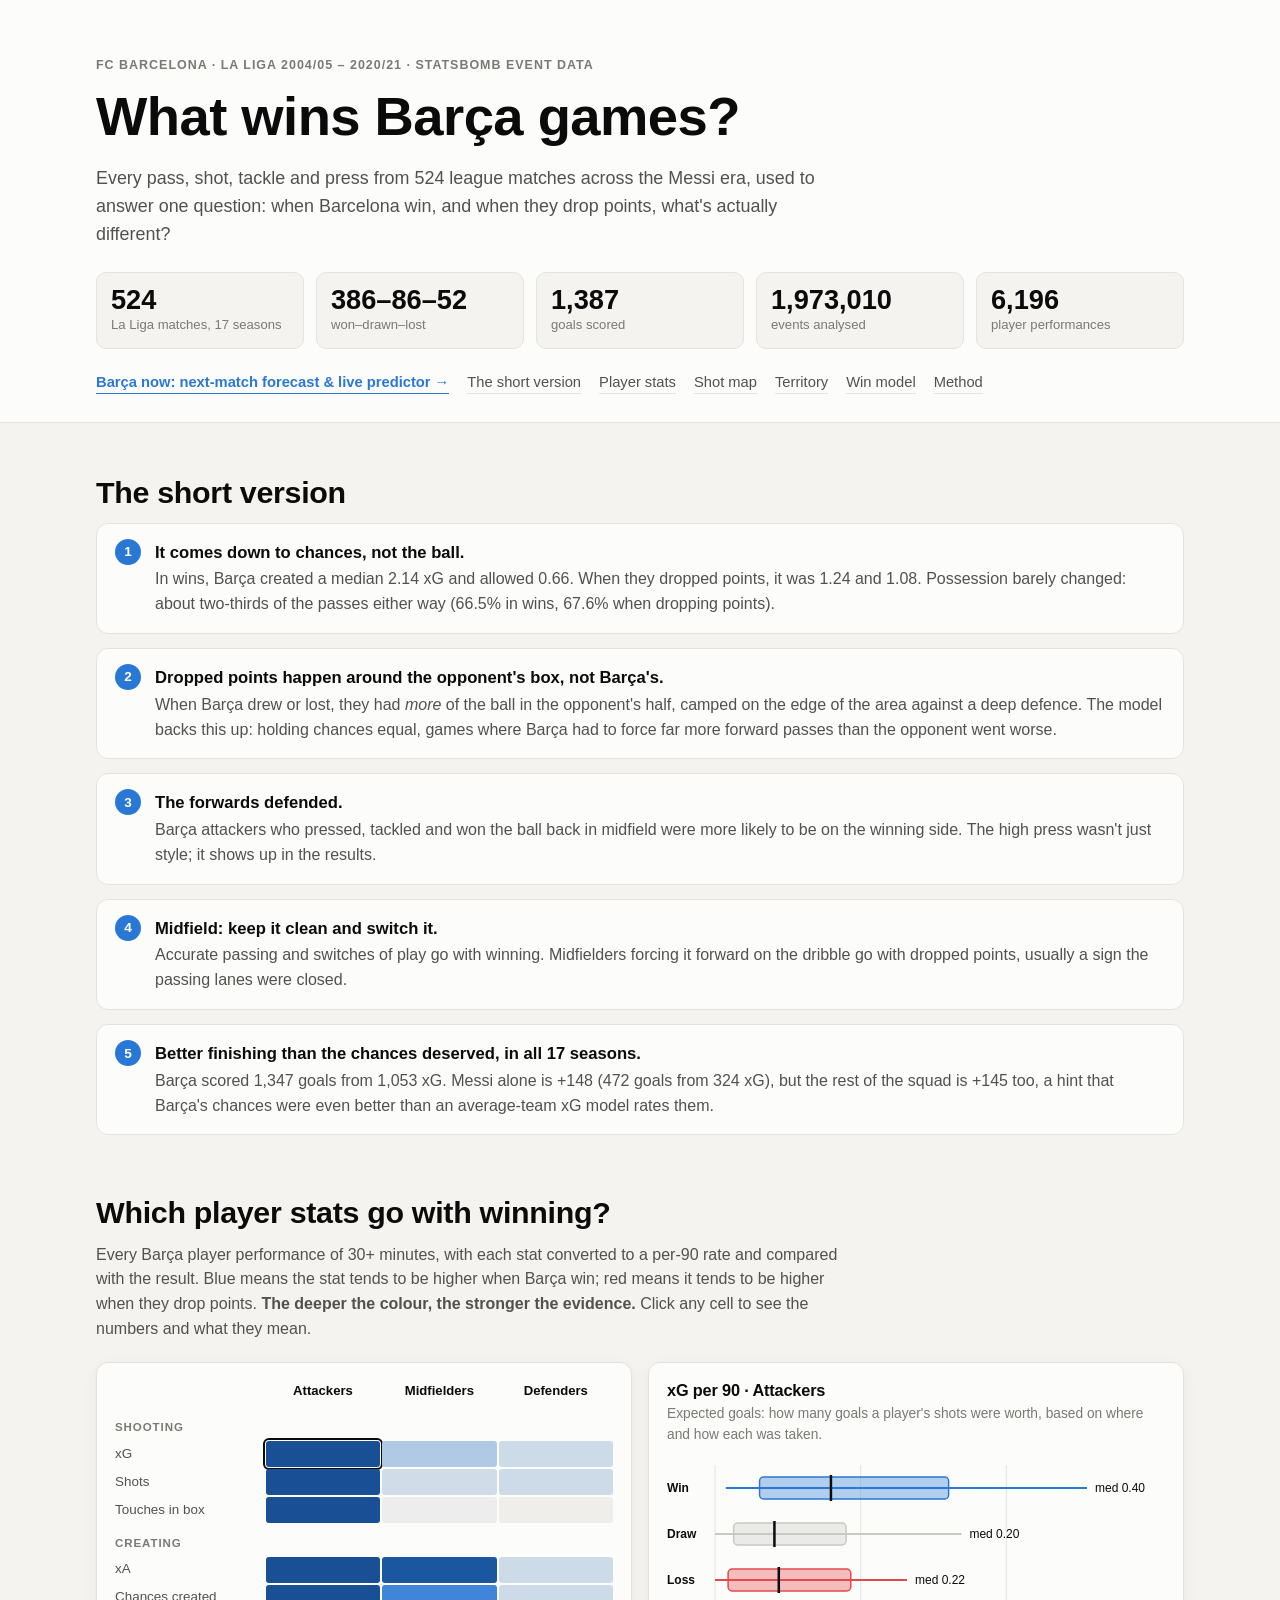
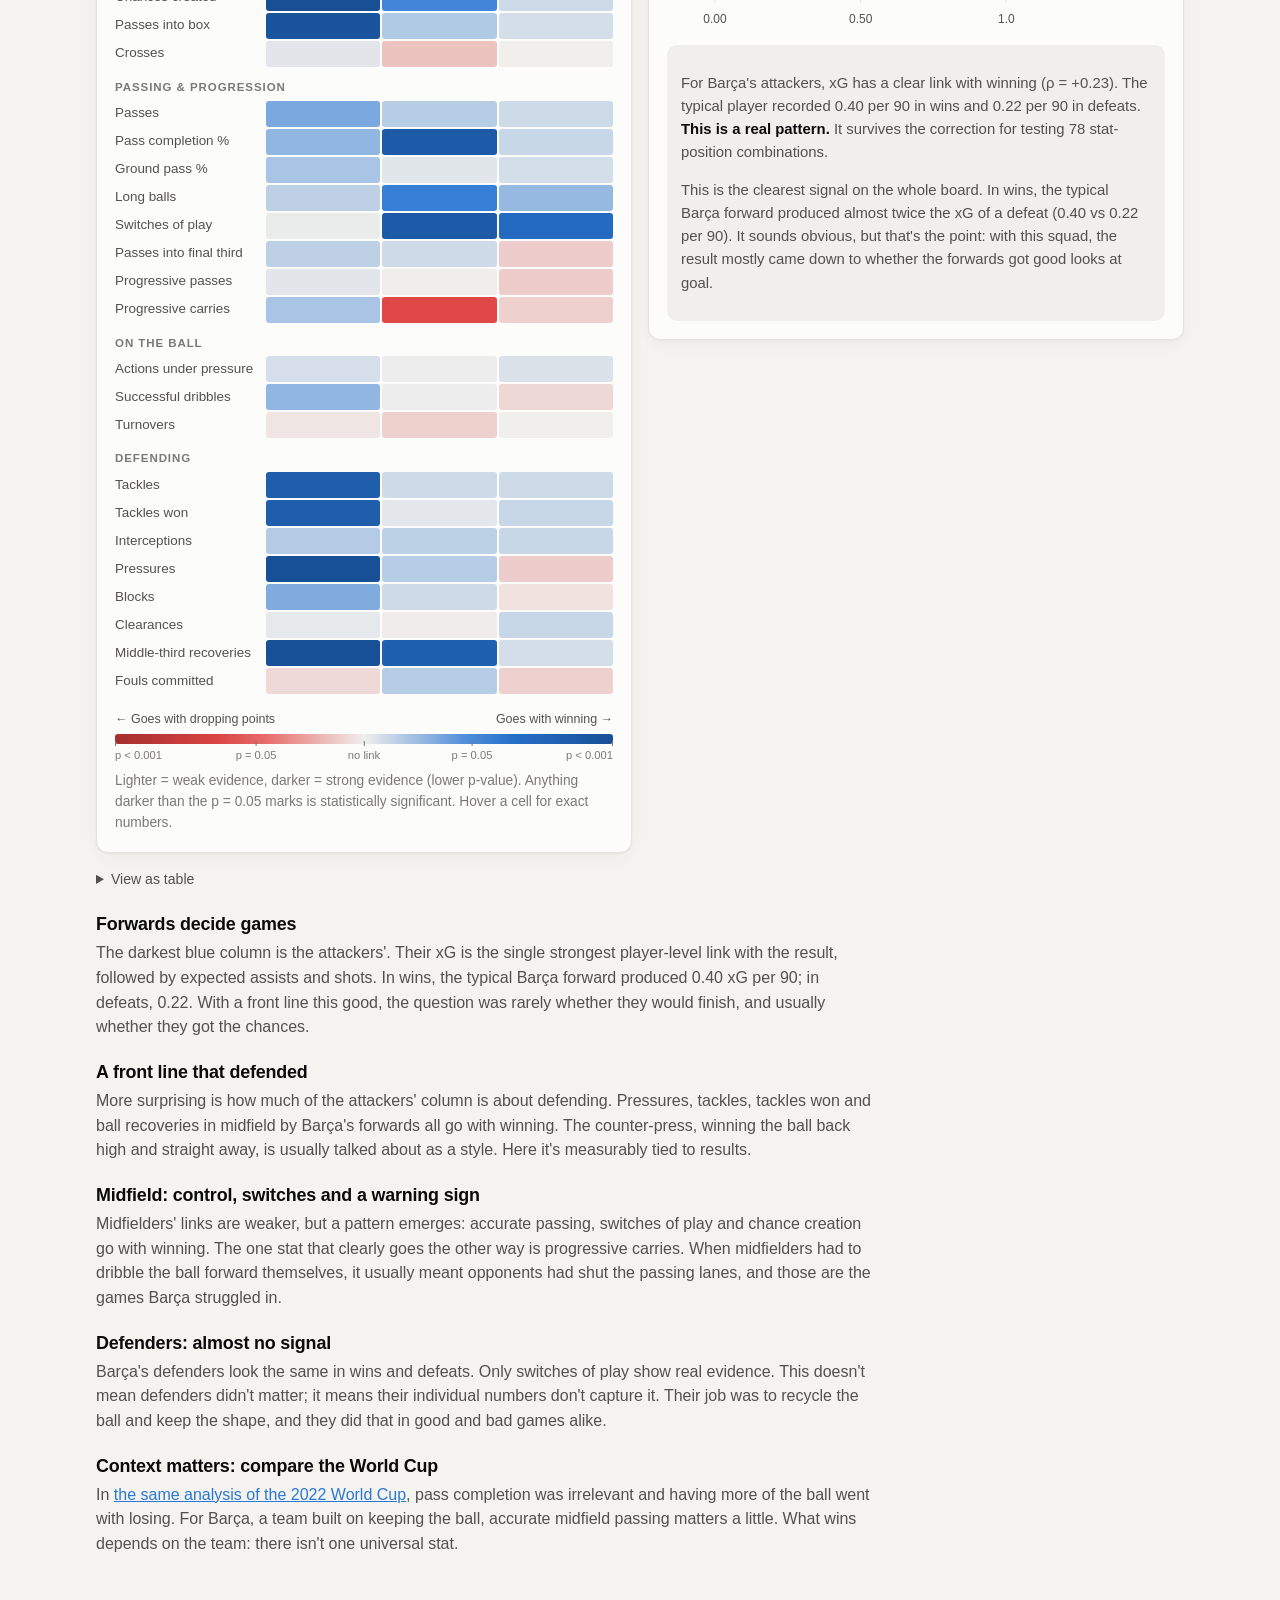
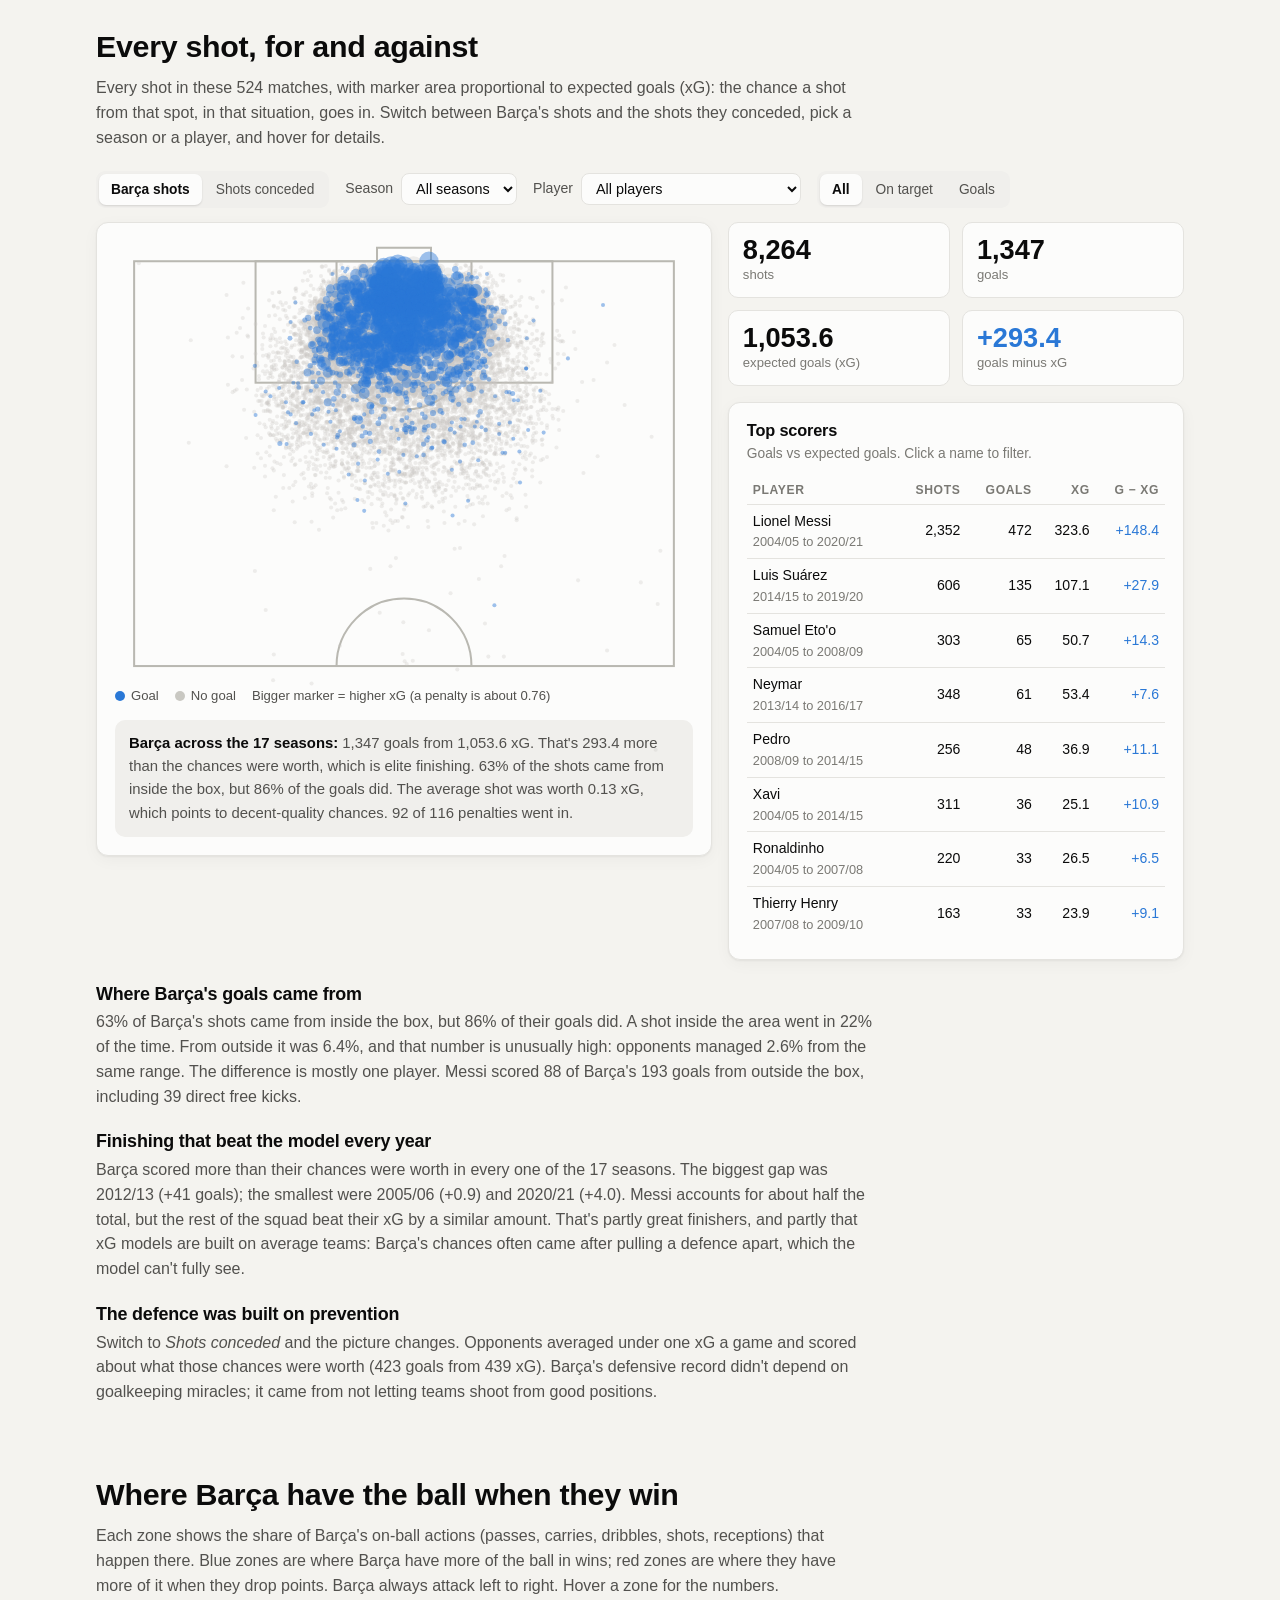
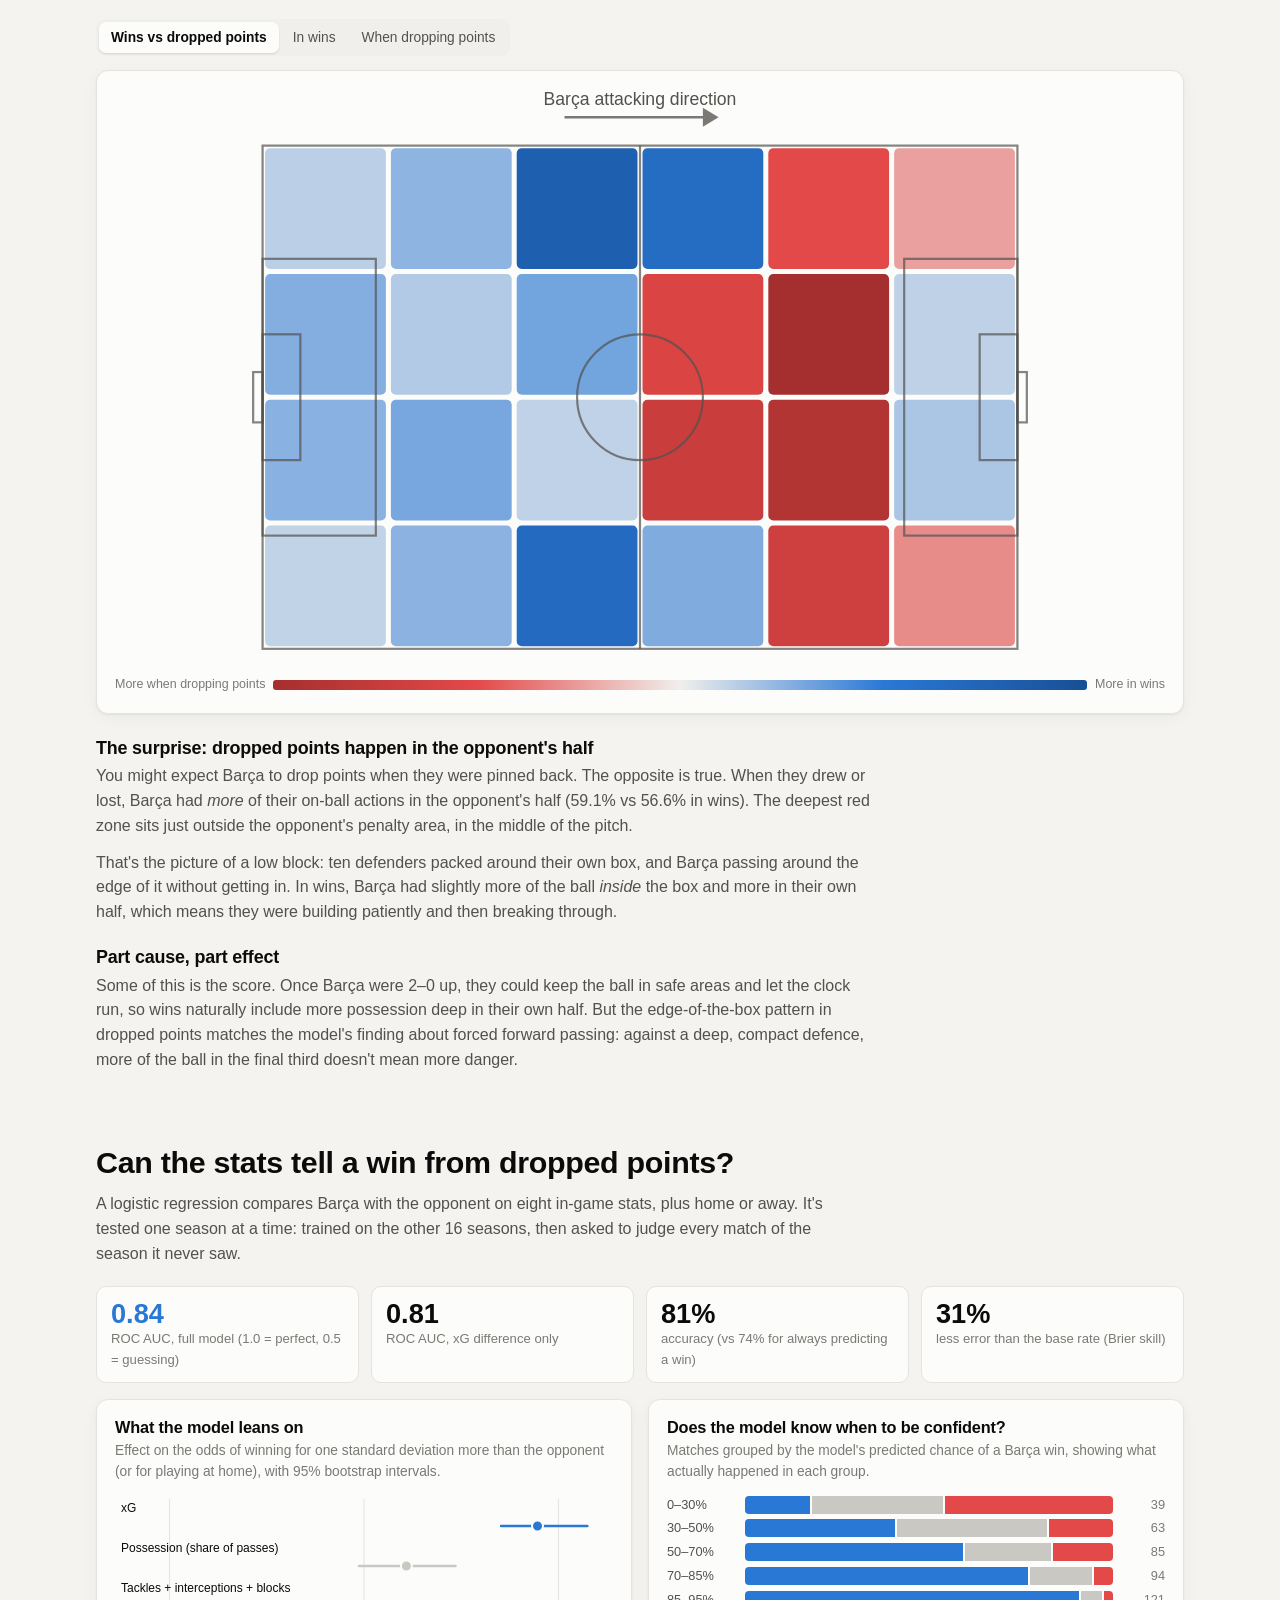
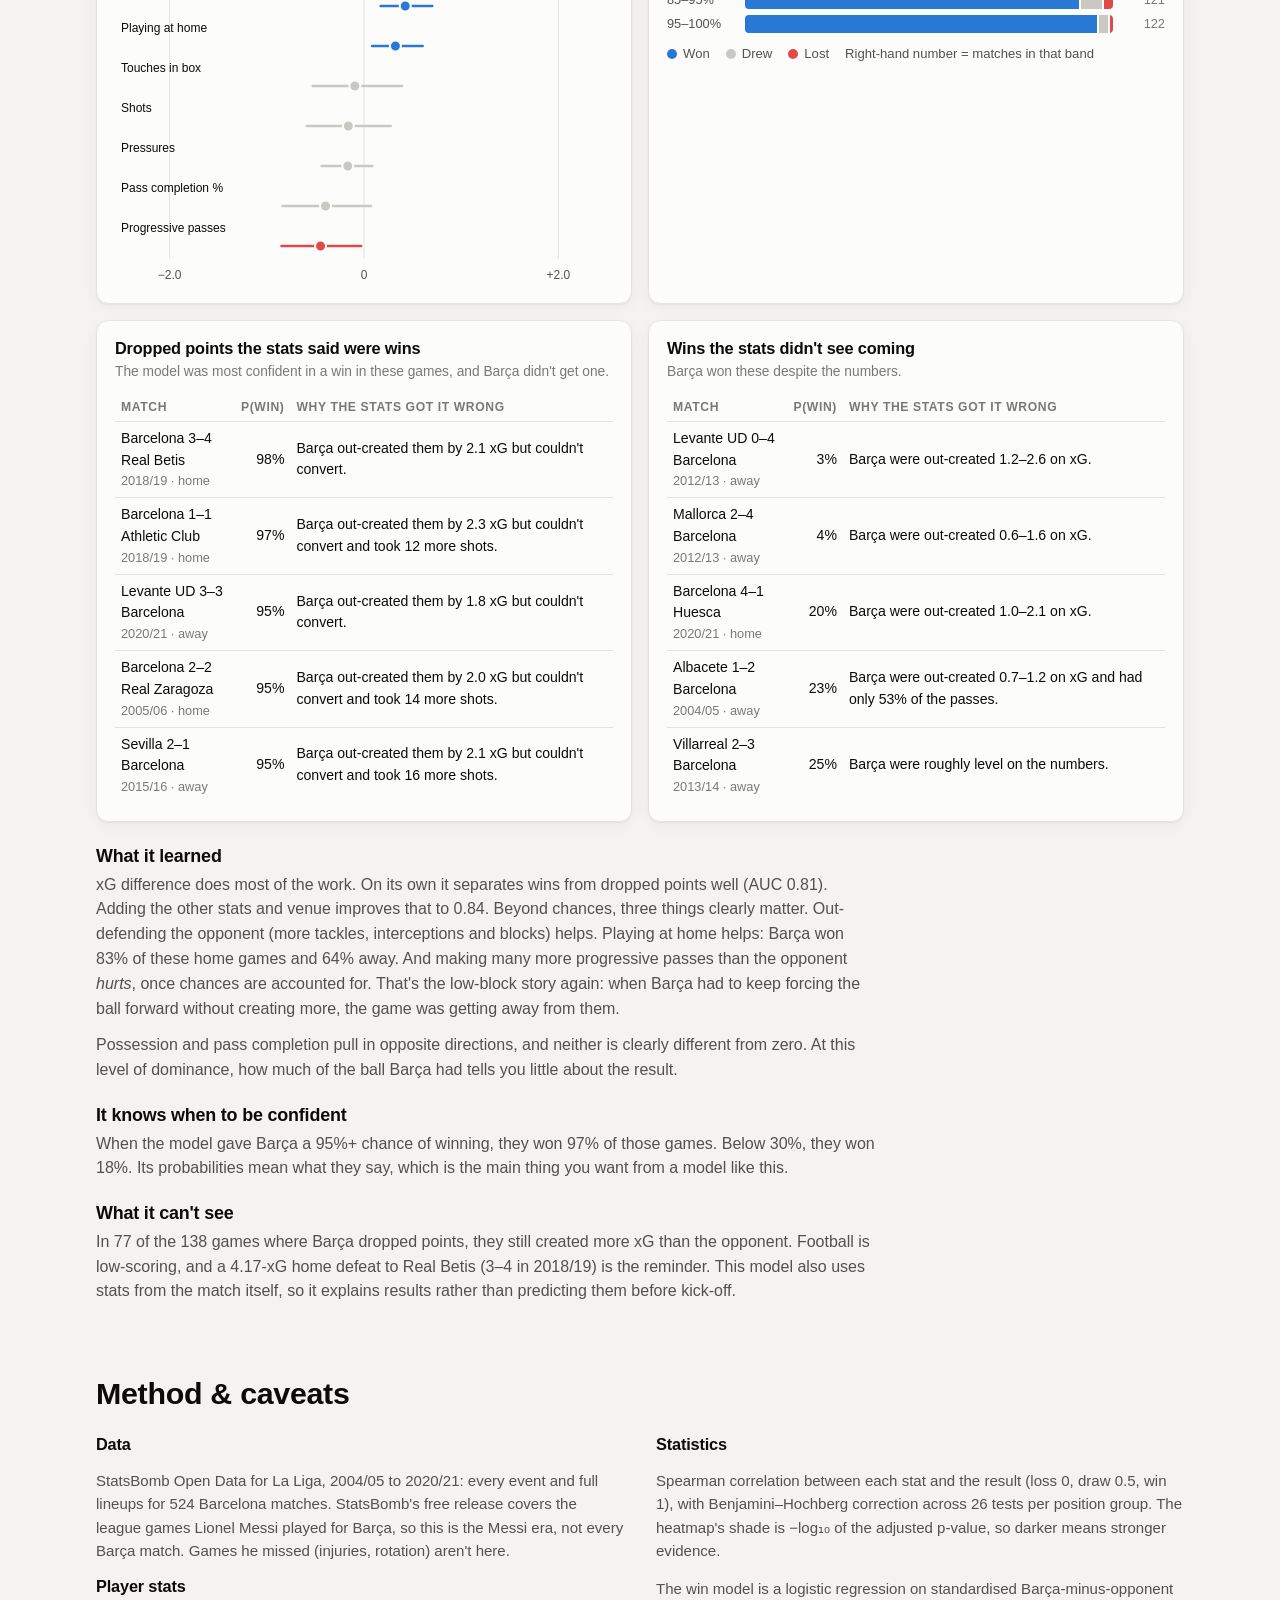
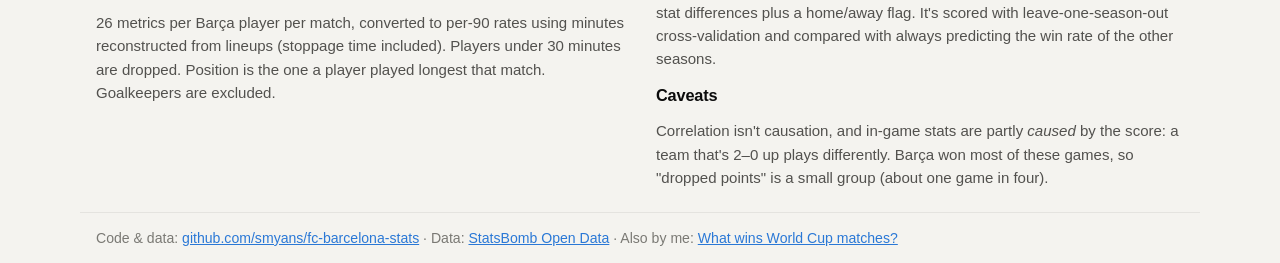
<file: docs/index.html>
<!doctype html>
<html lang="en">
<head>
  <meta charset="utf-8">
  <meta name="viewport" content="width=device-width, initial-scale=1">
  <title>What Wins Barça Games?</title>
  <meta name="description" content="An interactive analysis of 524 FC Barcelona La Liga matches (2004/05 to 2020/21) using StatsBomb event data: which player stats go with winning, every shot, where Barça have the ball, and a win model.">
  <link rel="icon" href="data:image/svg+xml,<svg xmlns='http://www.w3.org/2000/svg' viewBox='0 0 100 100'><rect x='10' y='10' width='80' height='80' rx='20' fill='%232a78d6'/><rect x='50' y='10' width='40' height='80' rx='0' fill='%23e34948'/></svg>">
  <link rel="stylesheet" href="style.css?v=5">
</head>
<body>
  <header class="hero">
    <div class="wrap">
      <p class="eyebrow">FC Barcelona · La Liga 2004/05 – 2020/21 · StatsBomb event data</p>
      <h1>What wins Barça games?</h1>
      <p class="lede">Every pass, shot, tackle and press from 524 league matches across the Messi era, used to answer one question:
        when Barcelona win, and when they drop points, what's actually different?</p>
      <div class="tiles" id="summary-tiles"></div>
      <nav class="toc" aria-label="Sections">
        <a class="now-link" href="now.html">Barça now: next-match forecast &amp; live predictor →</a>
        <a href="#short">The short version</a>
        <a href="#players">Player stats</a>
        <a href="#shots">Shot map</a>
        <a href="#territory">Territory</a>
        <a href="#model">Win model</a>
        <a href="#method">Method</a>
      </nav>
    </div>
  </header>

  <main class="wrap">
    <section id="short">
      <h2>The short version</h2>
      <ol class="short-list" id="short-list">
        <li><strong>It comes down to chances, not the ball.</strong> In wins, Barça created a median 2.14 xG and allowed 0.66. When they dropped
          points, it was 1.24 and 1.08. Possession barely changed: about two-thirds of the passes either way (66.5% in wins, 67.6% when dropping points).</li>
        <li><strong>Dropped points happen around the opponent's box, not Barça's.</strong> When Barça drew or lost, they had <em>more</em> of the ball
          in the opponent's half, camped on the edge of the area against a deep defence. The model backs this up: holding chances equal,
          games where Barça had to force far more forward passes than the opponent went worse.</li>
        <li><strong>The forwards defended.</strong> Barça attackers who pressed, tackled and won the ball back in midfield were more likely to be on the
          winning side. The high press wasn't just style; it shows up in the results.</li>
        <li><strong>Midfield: keep it clean and switch it.</strong> Accurate passing and switches of play go with winning. Midfielders forcing it
          forward on the dribble go with dropped points, usually a sign the passing lanes were closed.</li>
        <li><strong>Better finishing than the chances deserved, in all 17 seasons.</strong> Barça scored 1,347 goals from 1,053 xG. Messi alone is
          +148 (472 goals from 324 xG), but the rest of the squad is +145 too, a hint that Barça's chances were even better than an average-team xG model rates them.</li>
      </ol>
    </section>

    <section id="players">
      <h2>Which player stats go with winning?</h2>
      <p class="section-lede">Every Barça player performance of 30+ minutes, with each stat converted to a per-90 rate and compared with the result.
        Blue means the stat tends to be higher when Barça win; red means it tends to be higher when they drop points.
        <strong>The deeper the colour, the stronger the evidence.</strong> Click any cell to see the numbers and what they mean.</p>
      <div class="split">
        <div class="card">
          <div id="heatmap" class="heatmap" role="grid" aria-label="Link between each stat and winning, by position group"></div>
          <div id="heatmap-legend"></div>
        </div>
        <div class="card sticky" id="dist-card">
          <h3 id="dist-title"></h3>
          <p class="meta" id="dist-meta"></p>
          <svg id="dist-chart" role="img"></svg>
          <div class="insight" id="dist-insight"></div>
        </div>
      </div>
      <details class="table-view">
        <summary>View as table</summary>
        <div id="corr-table"></div>
      </details>
      <div class="analysis">
        <h3>Forwards decide games</h3>
        <p>The darkest blue column is the attackers'. Their xG is the single strongest player-level link with the result, followed by expected assists and
          shots. In wins, the typical Barça forward produced 0.40 xG per 90; in defeats, 0.22. With a front line this good, the question was rarely whether
          they would finish, and usually whether they got the chances.</p>
        <h3>A front line that defended</h3>
        <p>More surprising is how much of the attackers' column is about defending. Pressures, tackles, tackles won and ball recoveries in midfield by Barça's
          forwards all go with winning. The counter-press, winning the ball back high and straight away, is usually talked about as a style. Here it's
          measurably tied to results.</p>
        <h3>Midfield: control, switches and a warning sign</h3>
        <p>Midfielders' links are weaker, but a pattern emerges: accurate passing, switches of play and chance creation go with winning. The one
          stat that clearly goes the other way is progressive carries. When midfielders had to dribble the ball forward themselves, it usually meant
          opponents had shut the passing lanes, and those are the games Barça struggled in.</p>
        <h3>Defenders: almost no signal</h3>
        <p>Barça's defenders look the same in wins and defeats. Only switches of play show real evidence. This doesn't mean defenders didn't matter;
          it means their individual numbers don't capture it. Their job was to recycle the ball and keep the shape, and they did that in good and bad games alike.</p>
        <h3>Context matters: compare the World Cup</h3>
        <p>In <a href="https://smyans.github.io/world-cup-2022-player-stats/">the same analysis of the 2022 World Cup</a>, pass completion was irrelevant and
          having more of the ball went with losing. For Barça, a team built on keeping the ball, accurate midfield passing matters a little. What wins depends on
          the team: there isn't one universal stat.</p>
      </div>
    </section>

    <section id="shots">
      <h2>Every shot, for and against</h2>
      <p class="section-lede">Every shot in these 524 matches, with marker area proportional to expected goals (xG): the chance a shot from
        that spot, in that situation, goes in. Switch between Barça's shots and the shots they conceded, pick a season or a player,
        and hover for details.</p>
      <div class="controls">
        <div class="segmented" role="radiogroup" aria-label="Which shots" id="side-filter">
          <button role="radio" aria-checked="true" data-value="for">Barça shots</button>
          <button role="radio" aria-checked="false" data-value="against">Shots conceded</button>
        </div>
        <label>Season <select id="season-filter"></select></label>
        <label id="player-label">Player <select id="player-filter"></select></label>
        <div class="segmented" role="radiogroup" aria-label="Shot outcome" id="outcome-filter">
          <button role="radio" aria-checked="true" data-value="all">All</button>
          <button role="radio" aria-checked="false" data-value="target">On target</button>
          <button role="radio" aria-checked="false" data-value="goal">Goals</button>
        </div>
      </div>
      <div class="split shots-split">
        <div class="card pitch-card">
          <svg id="shot-map" role="img" aria-label="Shot map"></svg>
          <div class="legend" id="shot-legend"></div>
          <div class="insight" id="shot-insight"></div>
        </div>
        <div class="side">
          <div class="tiles compact" id="shot-tiles"></div>
          <div class="card">
            <h3 id="leaderboard-title">Top scorers</h3>
            <p class="meta">Goals vs expected goals. Click a name to filter.</p>
            <table class="leaderboard" id="leaderboard"></table>
          </div>
        </div>
      </div>
      <div class="analysis">
        <h3>Where Barça's goals came from</h3>
        <p>63% of Barça's shots came from inside the box, but 86% of their goals did. A shot inside the area went in 22% of the time. From outside it was
          6.4%, and that number is unusually high: opponents managed 2.6% from the same range. The difference is mostly one player. Messi scored 88 of Barça's
          193 goals from outside the box, including 39 direct free kicks.</p>
        <h3>Finishing that beat the model every year</h3>
        <p>Barça scored more than their chances were worth in every one of the 17 seasons. The biggest gap was 2012/13 (+41 goals); the smallest were 2005/06
          (+0.9) and 2020/21 (+4.0). Messi accounts for about half the total, but the rest of the squad beat their xG by a similar amount. That's partly
          great finishers, and partly that xG models are built on average teams: Barça's chances often came after pulling a defence apart, which the model can't fully see.</p>
        <h3>The defence was built on prevention</h3>
        <p>Switch to <em>Shots conceded</em> and the picture changes. Opponents averaged under one xG a game and scored about what those chances were worth
          (423 goals from 439 xG). Barça's defensive record didn't depend on goalkeeping miracles; it came from not letting teams shoot from good positions.</p>
      </div>
    </section>

    <section id="territory">
      <h2>Where Barça have the ball when they win</h2>
      <p class="section-lede">Each zone shows the share of Barça's on-ball actions (passes, carries, dribbles, shots, receptions) that happen there.
        Blue zones are where Barça have more of the ball in wins; red zones are where they have more of it when they drop points.
        Barça always attack left to right. Hover a zone for the numbers.</p>
      <div class="controls">
        <div class="segmented" role="radiogroup" aria-label="Territory view" id="territory-view">
          <button role="radio" aria-checked="true" data-value="diff">Wins vs dropped points</button>
          <button role="radio" aria-checked="false" data-value="win">In wins</button>
          <button role="radio" aria-checked="false" data-value="dropped">When dropping points</button>
        </div>
      </div>
      <div class="card">
        <svg id="territory-map" role="img" aria-label="Pitch zones showing where Barça have the ball in wins and in dropped points"></svg>
        <div class="scale-legend" id="territory-legend"></div>
      </div>
      <div class="analysis">
        <h3>The surprise: dropped points happen in the opponent's half</h3>
        <p>You might expect Barça to drop points when they were pinned back. The opposite is true. When they drew or lost, Barça had <em>more</em> of their
          on-ball actions in the opponent's half (59.1% vs 56.6% in wins). The deepest red zone sits just outside the opponent's penalty area, in the middle of the pitch.</p>
        <p>That's the picture of a low block: ten defenders packed around their own box, and Barça passing around the edge of it without getting in.
          In wins, Barça had slightly more of the ball <em>inside</em> the box and more in their own half, which means they were building patiently and then breaking through.</p>
        <h3>Part cause, part effect</h3>
        <p>Some of this is the score. Once Barça were 2–0 up, they could keep the ball in safe areas and let the clock run, so wins naturally include more
          possession deep in their own half. But the edge-of-the-box pattern in dropped points matches the model's finding about forced forward passing:
          against a deep, compact defence, more of the ball in the final third doesn't mean more danger.</p>
      </div>
    </section>

    <section id="model">
      <h2>Can the stats tell a win from dropped points?</h2>
      <p class="section-lede">A logistic regression compares Barça with the opponent on eight in-game stats, plus home or away. It's tested one season
        at a time: trained on the other 16 seasons, then asked to judge every match of the season it never saw.</p>
      <div class="tiles" id="model-tiles"></div>
      <div class="split">
        <div class="card">
          <h3>What the model leans on</h3>
          <p class="meta">Effect on the odds of winning for one standard deviation more than the opponent (or for playing at home), with 95% bootstrap intervals.</p>
          <svg id="coef-chart" role="img" aria-label="Model coefficients with confidence intervals"></svg>
        </div>
        <div class="card">
          <h3>Does the model know when to be confident?</h3>
          <p class="meta">Matches grouped by the model's predicted chance of a Barça win, showing what actually happened in each group.</p>
          <div id="calibration"></div>
          <div class="legend" id="calibration-legend"></div>
        </div>
      </div>
      <div class="split">
        <div class="card">
          <h3>Dropped points the stats said were wins</h3>
          <p class="meta">The model was most confident in a win in these games, and Barça didn't get one.</p>
          <table class="leaderboard" id="surprise-dropped"></table>
        </div>
        <div class="card">
          <h3>Wins the stats didn't see coming</h3>
          <p class="meta">Barça won these despite the numbers.</p>
          <table class="leaderboard" id="surprise-wins"></table>
        </div>
      </div>
      <div class="analysis">
        <h3>What it learned</h3>
        <p>xG difference does most of the work. On its own it separates wins from dropped points well (AUC 0.81). Adding the other stats and venue
          improves that to 0.84. Beyond chances, three things clearly matter. Out-defending the opponent (more tackles, interceptions and blocks) helps.
          Playing at home helps: Barça won 83% of these home games and 64% away. And making many more progressive passes than the opponent <em>hurts</em>,
          once chances are accounted for. That's the low-block story again: when Barça had to keep forcing the ball forward without creating more, the game was getting away from them.</p>
        <p>Possession and pass completion pull in opposite directions, and neither is clearly different from zero. At this level of dominance, how much
          of the ball Barça had tells you little about the result.</p>
        <h3>It knows when to be confident</h3>
        <p>When the model gave Barça a 95%+ chance of winning, they won 97% of those games. Below 30%, they won 18%. Its probabilities mean what they say,
          which is the main thing you want from a model like this.</p>
        <h3>What it can't see</h3>
        <p>In 77 of the 138 games where Barça dropped points, they still created more xG than the opponent. Football is low-scoring, and a 4.17-xG
          home defeat to Real Betis (3–4 in 2018/19) is the reminder. This model also uses stats from the match itself, so it explains results rather than
          predicting them before kick-off.</p>
      </div>
    </section>

    <section id="method">
      <h2>Method &amp; caveats</h2>
      <div class="method-grid">
        <div>
          <h3>Data</h3>
          <p>StatsBomb Open Data for La Liga, 2004/05 to 2020/21: every event and full lineups for 524 Barcelona matches.
            StatsBomb's free release covers the league games Lionel Messi played for Barça, so this is the Messi era, not every Barça match.
            Games he missed (injuries, rotation) aren't here.</p>
          <h3>Player stats</h3>
          <p>26 metrics per Barça player per match, converted to per-90 rates using minutes reconstructed from lineups (stoppage time included).
            Players under 30 minutes are dropped. Position is the one a player played longest that match. Goalkeepers are excluded.</p>
        </div>
        <div>
          <h3>Statistics</h3>
          <p>Spearman correlation between each stat and the result (loss 0, draw 0.5, win 1), with Benjamini–Hochberg correction across 26 tests
            per position group. The heatmap's shade is −log₁₀ of the adjusted p-value, so darker means stronger evidence.</p>
          <p>The win model is a logistic regression on standardised Barça-minus-opponent stat differences plus a home/away flag.
            It's scored with leave-one-season-out cross-validation and compared with always predicting the win rate of the other seasons.</p>
          <h3>Caveats</h3>
          <p>Correlation isn't causation, and in-game stats are partly <em>caused</em> by the score: a team that's 2–0 up plays differently.
            Barça won most of these games, so "dropped points" is a small group (about one game in four).</p>
        </div>
      </div>
    </section>
  </main>

  <footer class="wrap">
    <p>Code &amp; data: <a href="https://github.com/smyans/fc-barcelona-stats">github.com/smyans/fc-barcelona-stats</a> ·
      Data: <a href="https://github.com/statsbomb/open-data">StatsBomb Open Data</a> ·
      Also by me: <a href="https://smyans.github.io/world-cup-2022-player-stats/">What wins World Cup matches?</a></p>
  </footer>

  <div class="tooltip" id="tooltip" role="tooltip" hidden></div>
  <script src="common.js?v=5"></script>
  <script src="glossary.js?v=5"></script>
  <script src="insights.js?v=5"></script>
  <script src="app.js?v=5"></script>
</body>
</html>
</file>
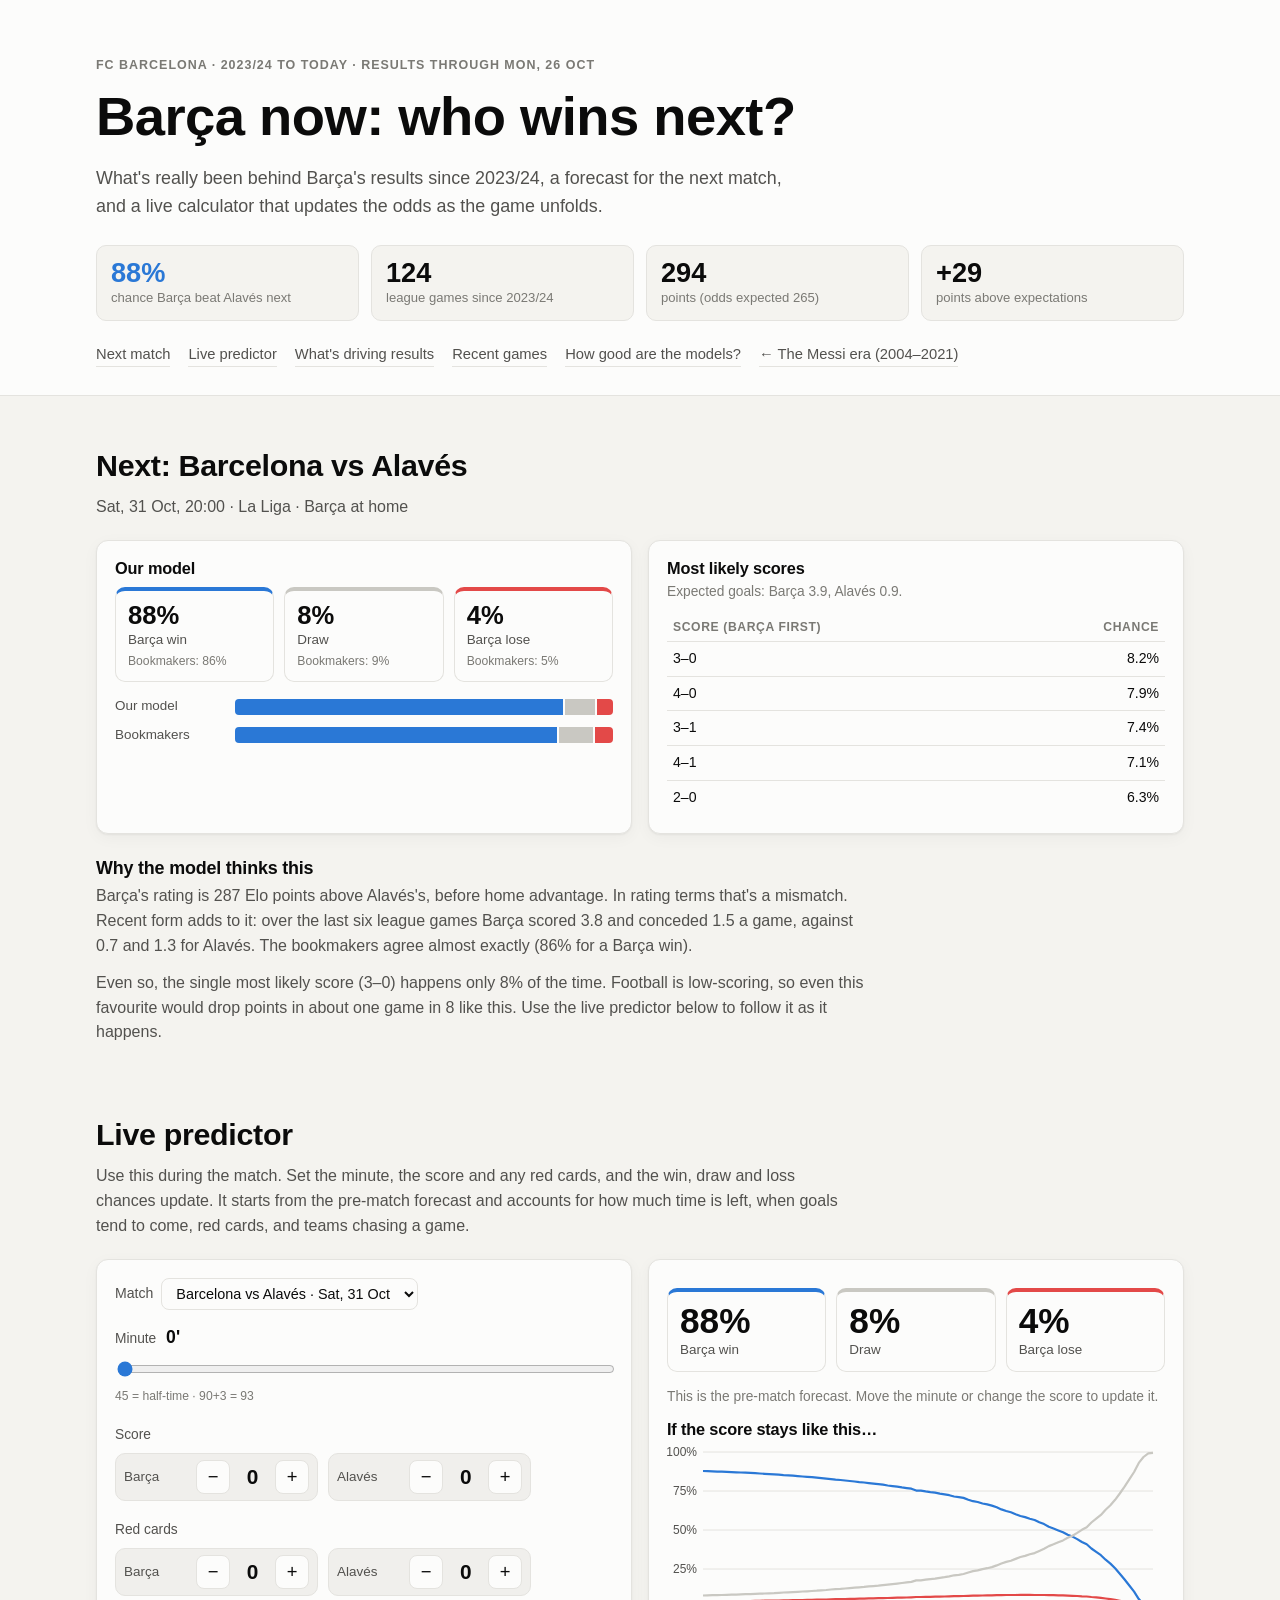
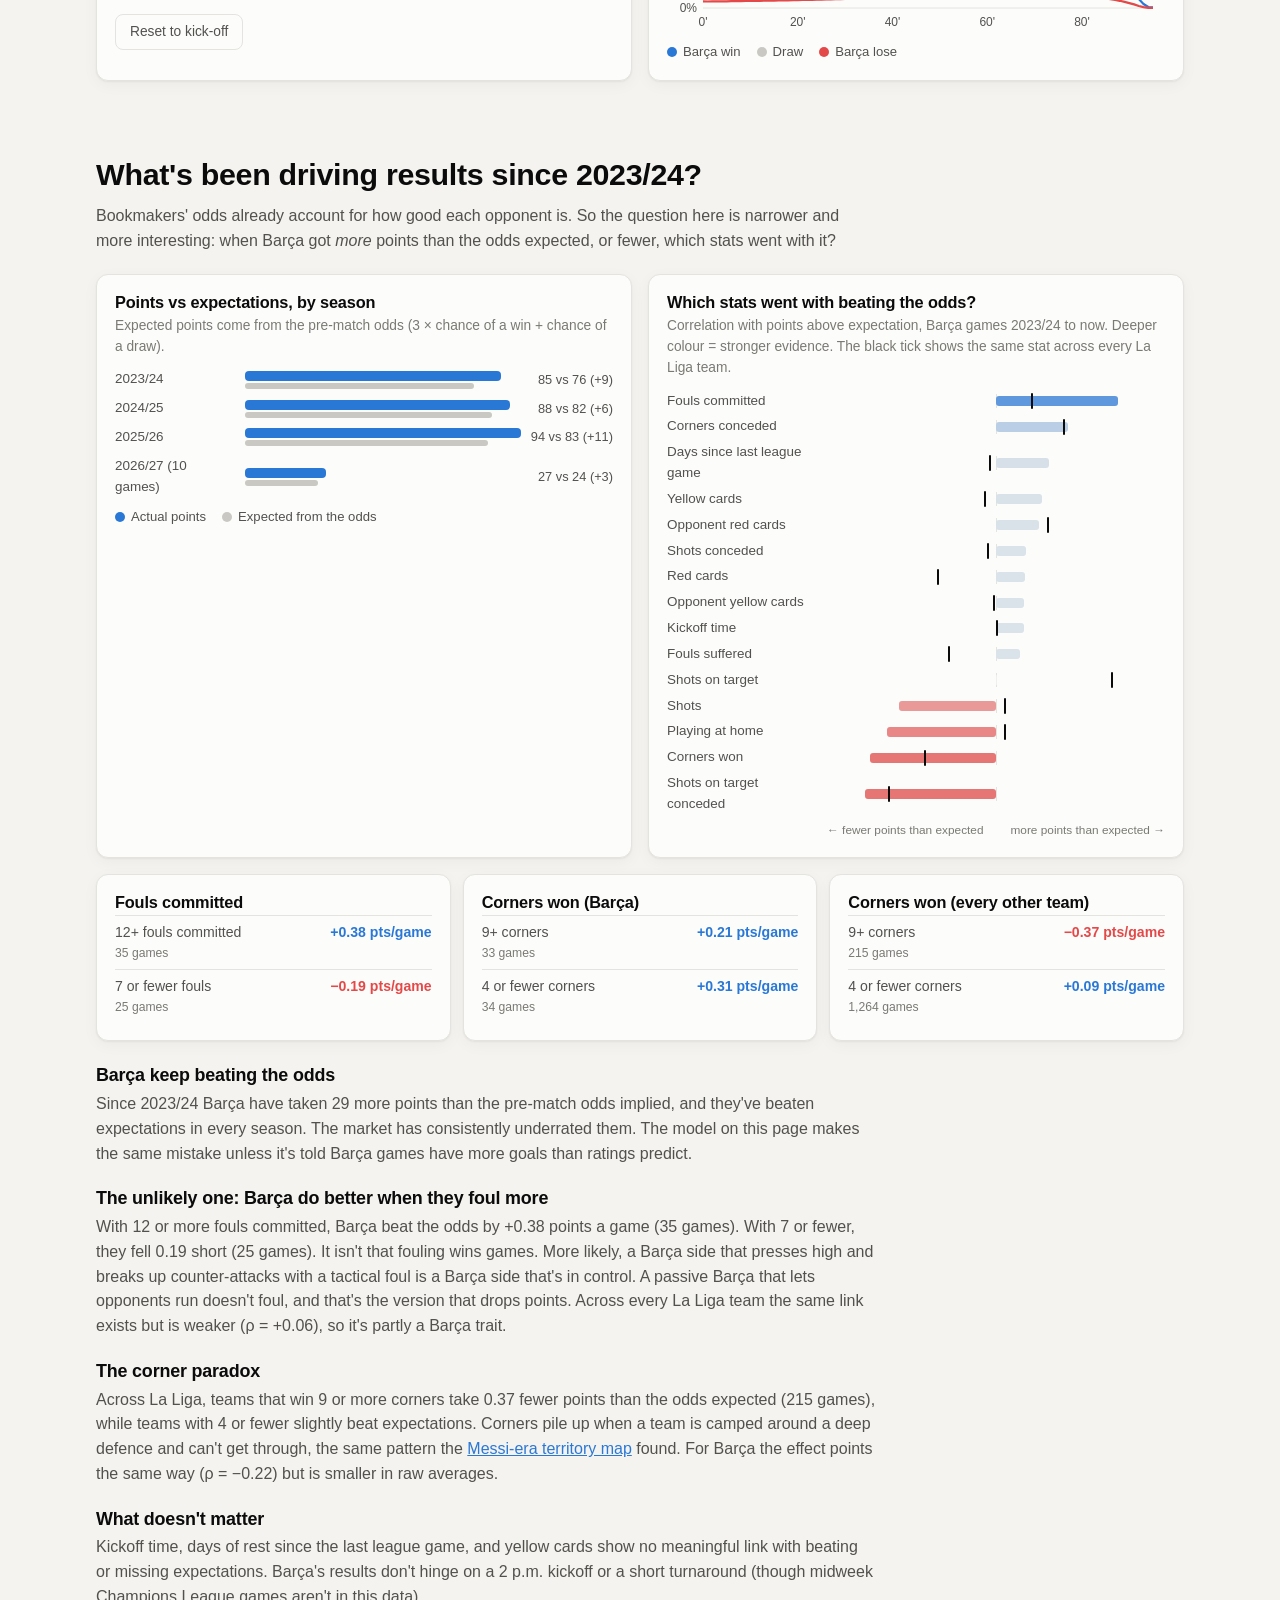
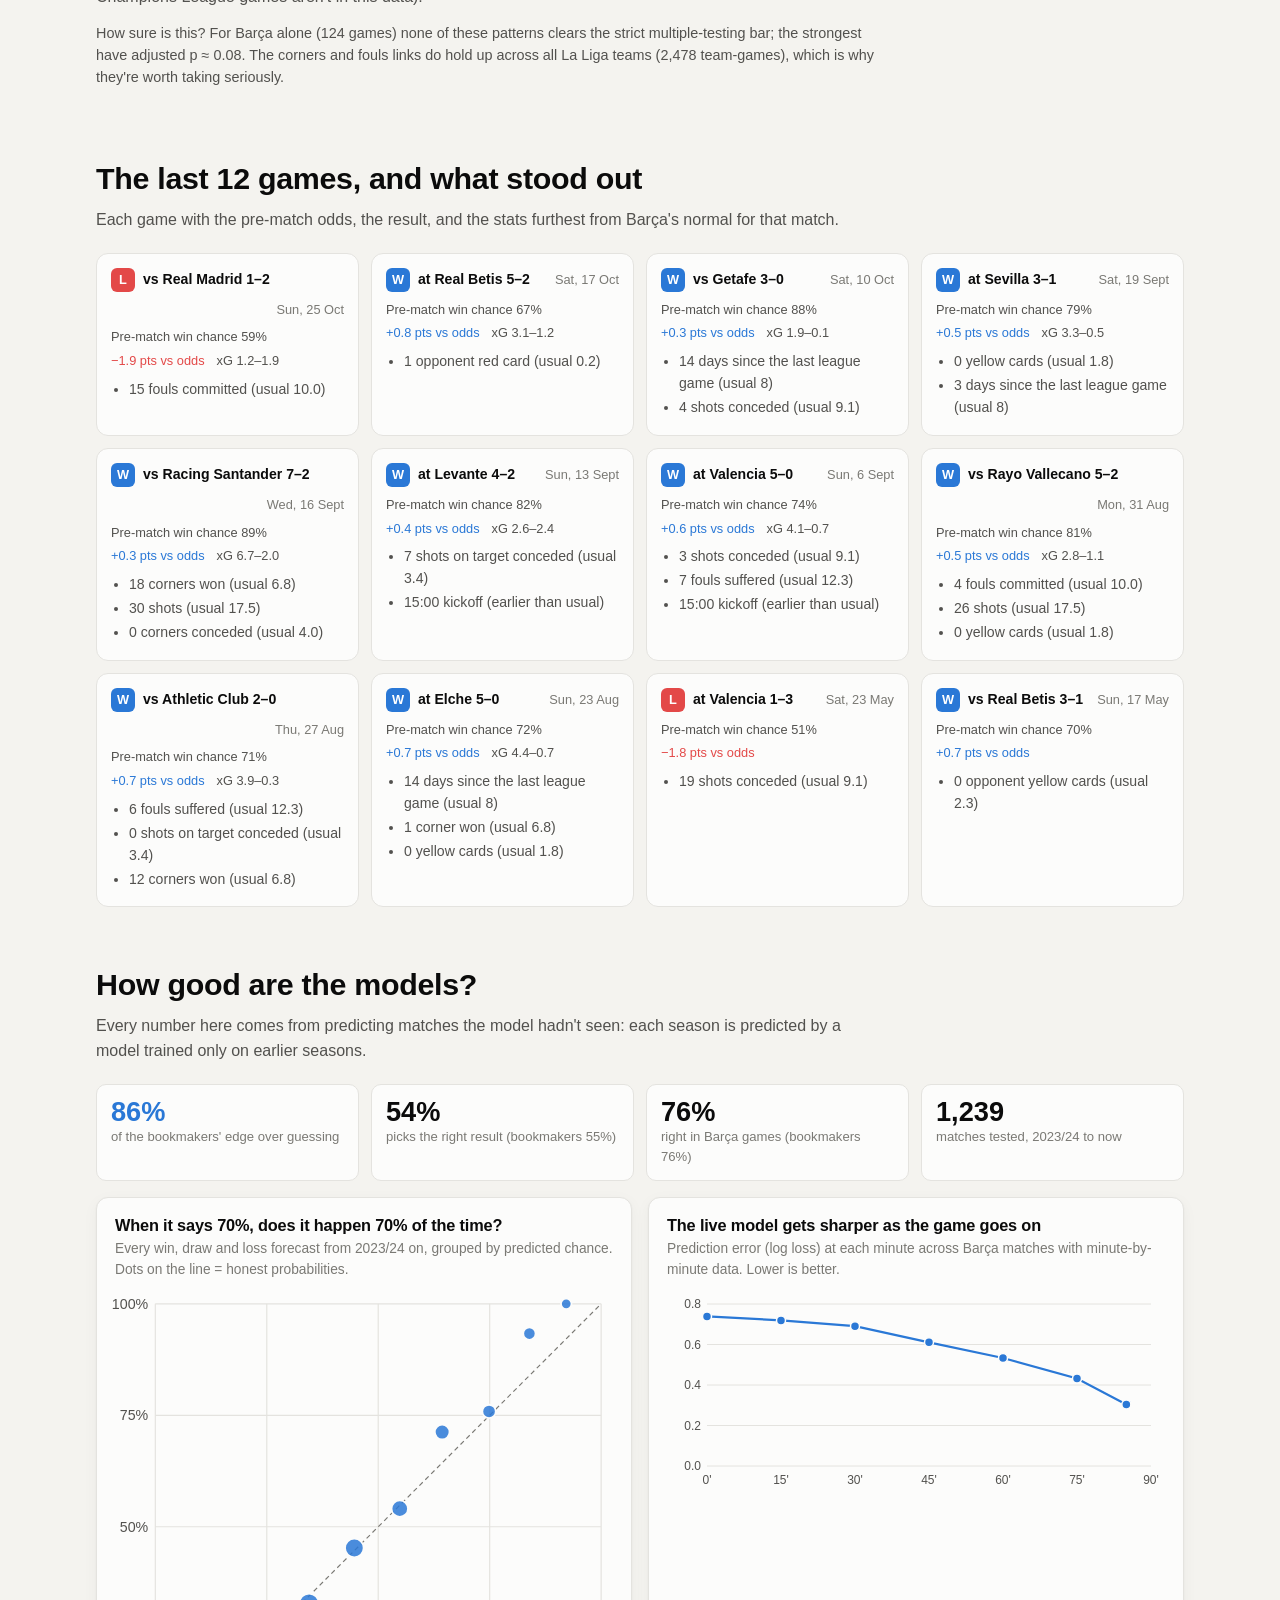
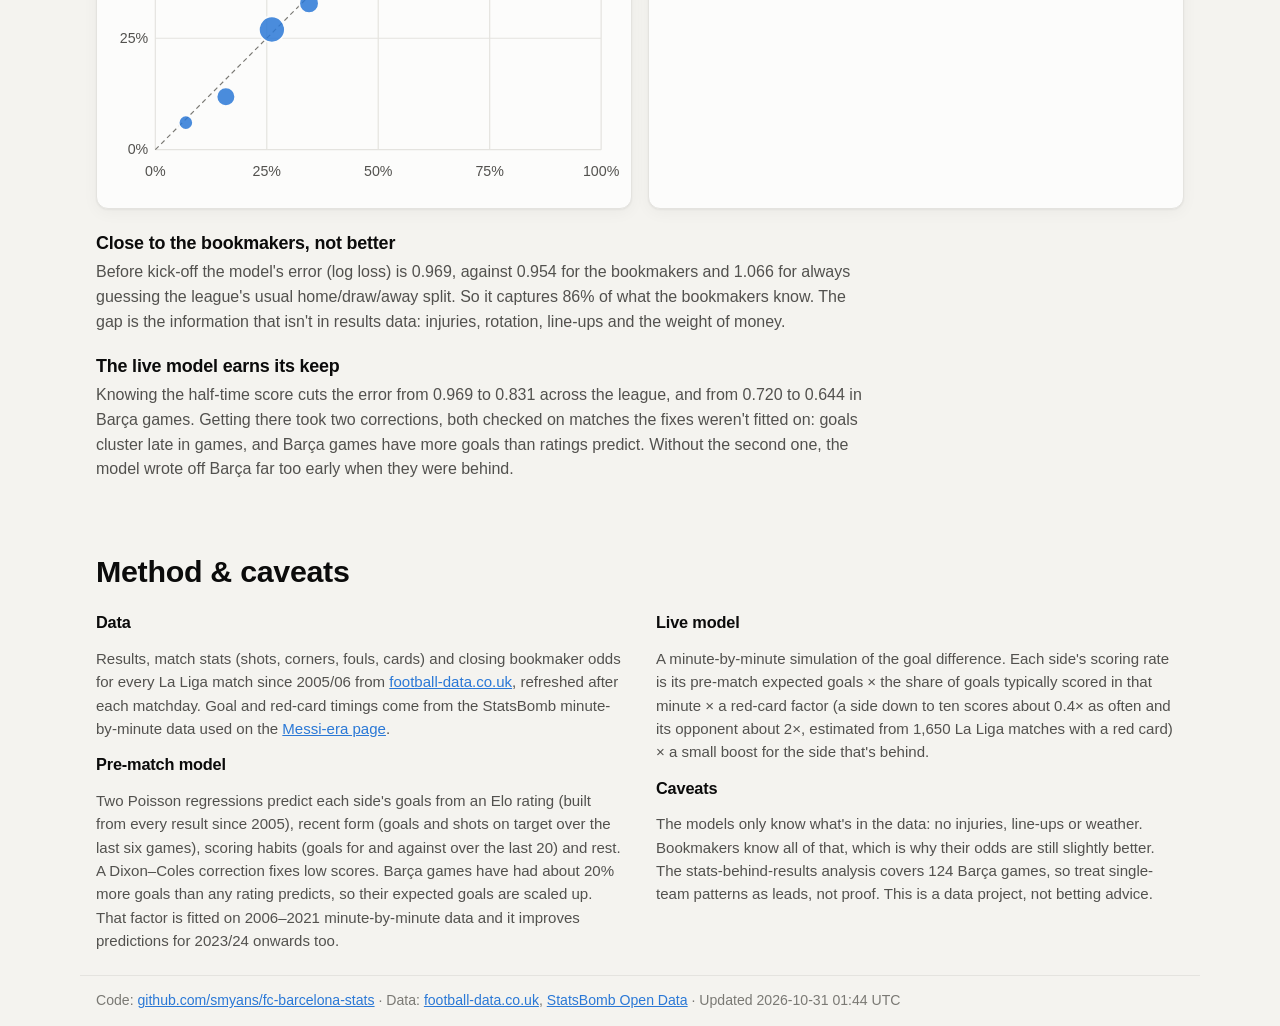
<file: docs/now.html>
<!doctype html>
<html lang="en">
<head>
  <meta charset="utf-8">
  <meta name="viewport" content="width=device-width, initial-scale=1">
  <title>Barça Now: Forecasts</title>
  <meta name="description" content="FC Barcelona from 2023/24 to today: the unexpected stats behind results, a forecast for the next match, and a live win-probability calculator to use during the game.">
  <link rel="icon" href="data:image/svg+xml,<svg xmlns='http://www.w3.org/2000/svg' viewBox='0 0 100 100'><rect x='10' y='10' width='80' height='80' rx='20' fill='%232a78d6'/><rect x='50' y='10' width='40' height='80' fill='%23e34948'/></svg>">
  <link rel="stylesheet" href="style.css?v=5">
</head>
<body>
  <header class="hero">
    <div class="wrap">
      <p class="eyebrow">FC Barcelona · 2023/24 to today · <span id="data-through"></span></p>
      <h1>Barça now: who wins next?</h1>
      <p class="lede">What's really been behind Barça's results since 2023/24, a forecast for the next match, and a live calculator
        that updates the odds as the game unfolds.</p>
      <div class="tiles" id="hero-tiles"></div>
      <nav class="toc" aria-label="Sections">
        <a href="#next">Next match</a>
        <a href="#live">Live predictor</a>
        <a href="#drivers">What's driving results</a>
        <a href="#recent">Recent games</a>
        <a href="#trust">How good are the models?</a>
        <a href="index.html">← The Messi era (2004–2021)</a>
      </nav>
    </div>
  </header>

  <main class="wrap">
    <section id="next">
      <h2 id="next-title">Next match</h2>
      <p class="section-lede" id="next-sub"></p>
      <div class="split">
        <div class="card">
          <h3>Our model</h3>
          <div class="outcome-tiles" id="next-model"></div>
          <div class="compare" id="next-compare"></div>
        </div>
        <div class="card">
          <h3>Most likely scores</h3>
          <p class="meta" id="next-xg"></p>
          <table class="leaderboard" id="next-scores"></table>
        </div>
      </div>
      <div class="analysis" id="next-analysis"></div>
    </section>

    <section id="live">
      <h2>Live predictor</h2>
      <p class="section-lede">Use this during the match. Set the minute, the score and any red cards, and the win, draw and loss chances update.
        It starts from the pre-match forecast and accounts for how much time is left, when goals tend to come, red cards,
        and teams chasing a game.</p>
      <div class="split live-split">
        <div class="card">
          <div class="controls live-controls">
            <label>Match <select id="live-fixture"></select></label>
          </div>
          <div class="live-grid">
            <div class="live-field">
              <span class="live-label">Minute <b id="minute-value">0'</b></span>
              <input type="range" id="minute" min="0" max="95" value="0" aria-label="Minutes played">
              <span class="hint">45 = half-time · 90+3 = 93</span>
            </div>
            <div class="live-field">
              <span class="live-label">Score</span>
              <div class="score-row">
                <div class="stepper" data-key="goalsB"><span class="who">Barça</span><button data-step="-1" aria-label="Barça goal minus">−</button><b>0</b><button data-step="1" aria-label="Barça goal plus">+</button></div>
                <div class="stepper" data-key="goalsO"><span class="who" id="opp-name-goals">Opponent</span><button data-step="-1" aria-label="Opponent goal minus">−</button><b>0</b><button data-step="1" aria-label="Opponent goal plus">+</button></div>
              </div>
            </div>
            <div class="live-field">
              <span class="live-label">Red cards</span>
              <div class="score-row">
                <div class="stepper" data-key="redsB"><span class="who">Barça</span><button data-step="-1" aria-label="Barça red card minus">−</button><b>0</b><button data-step="1" aria-label="Barça red card plus">+</button></div>
                <div class="stepper" data-key="redsO"><span class="who" id="opp-name-reds">Opponent</span><button data-step="-1" aria-label="Opponent red card minus">−</button><b>0</b><button data-step="1" aria-label="Opponent red card plus">+</button></div>
              </div>
            </div>
            <button class="reset" id="live-reset">Reset to kick-off</button>
          </div>
        </div>
        <div class="card">
          <div class="outcome-tiles big" id="live-probs" aria-live="polite"></div>
          <p class="meta" id="live-caption"></p>
          <h3>If the score stays like this…</h3>
          <svg id="live-chart" role="img" aria-label="Win, draw and loss chances for the rest of the match if the score doesn't change"></svg>
          <div class="legend" id="live-legend"></div>
        </div>
      </div>
    </section>

    <section id="drivers">
      <h2>What's been driving results since 2023/24?</h2>
      <p class="section-lede">Bookmakers' odds already account for how good each opponent is. So the question here is narrower and more interesting:
        when Barça got <em>more</em> points than the odds expected, or fewer, which stats went with it?</p>
      <div class="split">
        <div class="card">
          <h3>Points vs expectations, by season</h3>
          <p class="meta">Expected points come from the pre-match odds (3 × chance of a win + chance of a draw).</p>
          <div id="season-bars"></div>
        </div>
        <div class="card">
          <h3>Which stats went with beating the odds?</h3>
          <p class="meta">Correlation with points above expectation, Barça games 2023/24 to now. Deeper colour = stronger evidence.
            The black tick shows the same stat across every La Liga team.</p>
          <div id="surprise-bars"></div>
        </div>
      </div>
      <div class="split-cards" id="split-cards"></div>
      <div class="analysis" id="drivers-analysis"></div>
    </section>

    <section id="recent">
      <h2>The last 12 games, and what stood out</h2>
      <p class="section-lede">Each game with the pre-match odds, the result, and the stats furthest from Barça's normal for that match.</p>
      <div class="recent-list" id="recent-list"></div>
    </section>

    <section id="trust">
      <h2>How good are the models?</h2>
      <p class="section-lede">Every number here comes from predicting matches the model hadn't seen: each season is predicted by a model trained only on earlier seasons.</p>
      <div class="tiles" id="trust-tiles"></div>
      <div class="split">
        <div class="card">
          <h3>When it says 70%, does it happen 70% of the time?</h3>
          <p class="meta">Every win, draw and loss forecast from 2023/24 on, grouped by predicted chance. Dots on the line = honest probabilities.</p>
          <svg id="calibration-chart" role="img" aria-label="Calibration of the pre-match model"></svg>
        </div>
        <div class="card">
          <h3>The live model gets sharper as the game goes on</h3>
          <p class="meta">Prediction error (log loss) at each minute across Barça matches with minute-by-minute data. Lower is better.</p>
          <svg id="minute-chart" role="img" aria-label="Live model error by minute"></svg>
        </div>
      </div>
      <div class="analysis" id="trust-analysis"></div>
    </section>

    <section id="method">
      <h2>Method &amp; caveats</h2>
      <div class="method-grid">
        <div>
          <h3>Data</h3>
          <p>Results, match stats (shots, corners, fouls, cards) and closing bookmaker odds for every La Liga match since 2005/06 from
            <a href="https://www.football-data.co.uk/">football-data.co.uk</a>, refreshed after each matchday. Goal and red-card timings come from
            the StatsBomb minute-by-minute data used on the <a href="index.html">Messi-era page</a>.</p>
          <h3>Pre-match model</h3>
          <p>Two Poisson regressions predict each side's goals from an Elo rating (built from every result since 2005), recent form
            (goals and shots on target over the last six games), scoring habits (goals for and against over the last 20) and rest.
            A Dixon–Coles correction fixes low scores. Barça games have had about 20% more goals than any rating predicts, so their expected
            goals are scaled up. That factor is fitted on 2006–2021 minute-by-minute data and it improves predictions for 2023/24 onwards too.</p>
        </div>
        <div>
          <h3>Live model</h3>
          <p>A minute-by-minute simulation of the goal difference. Each side's scoring rate is its pre-match expected goals × the share of goals
            typically scored in that minute × a red-card factor (a side down to ten scores about 0.4× as often and its opponent about 2×,
            estimated from 1,650 La Liga matches with a red card) × a small boost for the side that's behind.</p>
          <h3>Caveats</h3>
          <p>The models only know what's in the data: no injuries, line-ups or weather. Bookmakers know all of that, which is why their odds are
            still slightly better. The stats-behind-results analysis covers 124 Barça games, so treat single-team patterns as leads, not proof.
            This is a data project, not betting advice.</p>
        </div>
      </div>
    </section>
  </main>

  <footer class="wrap">
    <p>Code: <a href="https://github.com/smyans/fc-barcelona-stats">github.com/smyans/fc-barcelona-stats</a> ·
      Data: <a href="https://www.football-data.co.uk/">football-data.co.uk</a>, <a href="https://github.com/statsbomb/open-data">StatsBomb Open Data</a> ·
      <span id="generated"></span></p>
  </footer>

  <div class="tooltip" id="tooltip" role="tooltip" hidden></div>
  <script src="common.js?v=5"></script>
  <script src="now.js?v=5"></script>
</body>
</html>
</file>
<file: docs/style.css>
:root {
  color-scheme: light;
  --page: #f4f3ef;
  --surface: #fcfcfb;
  --surface-2: #f0efec;
  --ink: #0b0b0b;
  --ink-2: #52514e;
  --ink-3: #7a7974;
  --rule: #e4e3df;
  --pitch-line: #b9b8b1;
  --pos: #2a78d6;
  --neg: #e34948;
  --neutral: #c9c8c2;
  --div-neg-2: #a52f2e;
  --div-neg-1: #e34948;
  --div-mid: #f0efec;
  --div-pos-1: #2a78d6;
  --div-pos-2: #184f95;
  --seq-0: #f0efec;
  --seq-1: #184f95;
  --shadow: 0 1px 2px rgb(0 0 0 / 0.05), 0 4px 16px rgb(0 0 0 / 0.04);
}
@media (prefers-color-scheme: dark) {
  :root:not([data-theme="light"]) {
    color-scheme: dark;
    --page: #111110;
    --surface: #1a1a19;
    --surface-2: #242422;
    --ink: #f0efec;
    --ink-2: #c3c2b7;
    --ink-3: #8f8e86;
    --rule: #2e2e2c;
    --pitch-line: #4a4a46;
    --pos: #3987e5;
    --neg: #e66767;
    --neutral: #5a5955;
    --div-neg-2: #f08f8d;
    --div-neg-1: #c94a49;
    --div-mid: #383835;
    --div-pos-1: #2b6cc0;
    --div-pos-2: #86b6ef;
    --seq-0: #2a2a28;
    --seq-1: #86b6ef;
    --shadow: none;
  }
}
:root[data-theme="dark"] {
  color-scheme: dark;
  --page: #111110;
  --surface: #1a1a19;
  --surface-2: #242422;
  --ink: #f0efec;
  --ink-2: #c3c2b7;
  --ink-3: #8f8e86;
  --rule: #2e2e2c;
  --pitch-line: #4a4a46;
  --pos: #3987e5;
  --neg: #e66767;
  --neutral: #5a5955;
  --div-neg-2: #f08f8d;
  --div-neg-1: #c94a49;
  --div-mid: #383835;
  --div-pos-1: #2b6cc0;
  --div-pos-2: #86b6ef;
  --seq-0: #2a2a28;
  --seq-1: #86b6ef;
  --shadow: none;
}

* { box-sizing: border-box; }
html { scroll-behavior: smooth; }
body {
  margin: 0;
  background: var(--page);
  color: var(--ink);
  font: 16px/1.55 ui-sans-serif, -apple-system, BlinkMacSystemFont, "Segoe UI", Roboto, sans-serif;
  -webkit-font-smoothing: antialiased;
}
a { color: var(--pos); }
.wrap { max-width: 1120px; margin: 0 auto; padding: 0 16px; }
h1, h2, h3 { line-height: 1.15; letter-spacing: -0.01em; }
h1 { font-size: clamp(2.1rem, 5vw, 3.4rem); margin: 0.2em 0 0.3em; }
h2 { font-size: clamp(1.45rem, 3vw, 1.9rem); margin: 0 0 0.4em; }
h3 { font-size: 1.02rem; margin: 0 0 0.2em; }
.num, .tile .value, .leaderboard td.n { font-variant-numeric: tabular-nums; }

.hero { padding: 56px 0 28px; border-bottom: 1px solid var(--rule); background: var(--surface); }
.eyebrow { text-transform: uppercase; letter-spacing: 0.08em; font-size: 0.78rem; color: var(--ink-3); margin: 0; font-weight: 600; }
.lede { font-size: 1.12rem; color: var(--ink-2); max-width: 720px; margin: 0 0 24px; }
.toc { display: flex; flex-wrap: wrap; gap: 6px 18px; margin-top: 22px; font-size: 0.92rem; }
.toc a { color: var(--ink-2); text-decoration: none; border-bottom: 1px solid var(--rule); }
.toc a:hover { color: var(--ink); border-color: var(--ink-2); }

section { padding: 52px 0 8px; }
.section-lede { color: var(--ink-2); max-width: 760px; margin: 0 0 20px; }
.meta { color: var(--ink-3); font-size: 0.86rem; margin: 0 0 12px; }
.note { color: var(--ink-2); font-size: 0.9rem; margin: 10px 0 0; }

.card {
  background: var(--surface);
  border: 1px solid var(--rule);
  border-radius: 12px;
  padding: 18px;
  box-shadow: var(--shadow);
  min-width: 0;
}
.split { display: grid; grid-template-columns: minmax(0, 1fr) minmax(0, 1fr); gap: 16px; margin-bottom: 16px; }
.shots-split { grid-template-columns: minmax(0, 1.35fr) minmax(0, 1fr); }
.side { display: flex; flex-direction: column; gap: 16px; min-width: 0; }
.sticky { position: sticky; top: 16px; align-self: start; }
@media (max-width: 820px) {
  .split, .shots-split { grid-template-columns: minmax(0, 1fr); }
  .sticky { position: static; }
}

.tiles { display: grid; grid-template-columns: repeat(auto-fit, minmax(140px, 1fr)); gap: 12px; margin-bottom: 16px; }
.tiles.compact { grid-template-columns: repeat(2, minmax(0, 1fr)); margin: 0; }
.tile { background: var(--surface); border: 1px solid var(--rule); border-radius: 10px; padding: 12px 14px; }
.hero .tile { background: var(--page); }
.tile .value { font-size: 1.7rem; font-weight: 700; line-height: 1.1; }
.tile .label { color: var(--ink-3); font-size: 0.82rem; }
.tile.highlight .value { color: var(--pos); }

/* Heatmap built from a CSS grid of buttons */
.heatmap { display: grid; grid-template-columns: minmax(120px, 1.3fr) repeat(3, minmax(0, 1fr)); gap: 2px; font-size: 0.84rem; }
.heatmap .col-head { font-weight: 600; text-align: center; padding: 0 2px 6px; font-size: 0.82rem; }
.heatmap .row-head { color: var(--ink-2); display: flex; align-items: center; padding-right: 8px; min-height: 26px; }
.heatmap .group-head { grid-column: 1 / -1; color: var(--ink-3); font-size: 0.72rem; text-transform: uppercase; letter-spacing: 0.08em; padding: 10px 0 2px; font-weight: 600; }
.heatmap button {
  border: 0; border-radius: 3px; min-height: 26px; cursor: pointer; font: inherit; font-weight: 700;
  font-variant-numeric: tabular-nums; padding: 0; outline-offset: 1px;
}
.heatmap button.selected { outline: 2px solid var(--ink); }
.heatmap button:focus-visible { outline: 2px solid var(--ink); }

.scale-legend { display: flex; align-items: center; gap: 8px; margin-top: 14px; font-size: 0.78rem; color: var(--ink-3); flex-wrap: wrap; }
.scale-legend .bar { height: 10px; flex: 1 1 160px; border-radius: 3px; min-width: 120px; }





.table-view { margin-top: 4px; font-size: 0.88rem; }
.table-view summary { cursor: pointer; color: var(--ink-2); }
.table-view table { width: 100%; border-collapse: collapse; margin-top: 8px; }
.table-view th, .table-view td { text-align: left; padding: 4px 8px; border-bottom: 1px solid var(--rule); }
.table-view td.n { text-align: right; font-variant-numeric: tabular-nums; }
.table-view > div { overflow-x: auto; }

.controls { display: flex; flex-wrap: wrap; gap: 10px 16px; align-items: center; margin-bottom: 14px; }
.controls label { display: flex; align-items: center; gap: 8px; font-size: 0.88rem; color: var(--ink-2); }
select {
  font: inherit; font-size: 0.9rem; color: var(--ink); background: var(--surface);
  border: 1px solid var(--rule); border-radius: 8px; padding: 6px 10px; max-width: 220px;
}
.segmented { display: inline-flex; background: var(--surface-2); border-radius: 9px; padding: 3px; gap: 2px; flex-wrap: wrap; }
.segmented button {
  font: inherit; font-size: 0.86rem; border: 0; background: transparent; color: var(--ink-2);
  padding: 5px 12px; border-radius: 7px; cursor: pointer;
}
.segmented button[aria-checked="true"] { background: var(--surface); color: var(--ink); box-shadow: 0 1px 2px rgb(0 0 0 / 0.12); font-weight: 600; }

svg { display: block; width: 100%; height: auto; overflow: visible; }
svg text { fill: var(--ink-2); font-size: 12px; }
svg .axis line, svg .grid line { stroke: var(--rule); }
svg .zero { stroke: var(--ink-3); }
.pitch-card svg { max-width: 560px; margin: 0 auto; }
#territory-map { max-width: 780px; margin: 0 auto; }
.shots-split { align-items: start; }

.legend { display: flex; flex-wrap: wrap; gap: 6px 16px; font-size: 0.82rem; color: var(--ink-2); margin-top: 10px; align-items: center; }
.legend .swatch { display: inline-block; width: 10px; height: 10px; border-radius: 50%; margin-right: 6px; vertical-align: -1px; }

.leaderboard { width: 100%; border-collapse: collapse; font-size: 0.88rem; }
.leaderboard th { white-space: nowrap; text-align: left; color: var(--ink-3); font-weight: 600; font-size: 0.76rem; text-transform: uppercase; letter-spacing: 0.05em; padding: 4px 6px; }
.leaderboard td { padding: 6px; border-top: 1px solid var(--rule); }
.leaderboard td.n, .leaderboard th.n { text-align: right; }
.leaderboard button.link { font: inherit; background: none; border: 0; padding: 0; color: var(--ink); cursor: pointer; text-align: left; }
.leaderboard button.link:hover { color: var(--pos); text-decoration: underline; }
.leaderboard .sub { color: var(--ink-3); font-size: 0.8rem; display: block; }
.delta-pos { color: var(--pos); }
.delta-neg { color: var(--neg); }

.method-grid { display: grid; grid-template-columns: repeat(auto-fit, minmax(280px, 1fr)); gap: 8px 32px; color: var(--ink-2); font-size: 0.94rem; }
.method-grid h3 { color: var(--ink); margin-top: 12px; }

@media (max-width: 480px) {
  .hide-sm { display: none; }
  .leaderboard td { overflow-wrap: anywhere; }
  .leaderboard th { white-space: normal; }
  .leaderboard td, .leaderboard th { padding: 5px 4px; }
  .card { padding: 14px; }
  .table-view th, .table-view td { padding: 4px 4px; font-size: 0.8rem; }
}

footer { padding: 40px 16px 56px; color: var(--ink-3); font-size: 0.88rem; border-top: 1px solid var(--rule); margin-top: 48px; }

.tooltip {
  position: fixed; z-index: 10; pointer-events: none; max-width: 280px;
  background: var(--surface); color: var(--ink); border: 1px solid var(--rule); border-radius: 8px;
  padding: 8px 10px; font-size: 0.82rem; line-height: 1.4; box-shadow: 0 6px 24px rgb(0 0 0 / 0.18);
}
.tooltip .tt-title { font-weight: 700; margin-bottom: 2px; }
.tooltip .tt-row { display: flex; justify-content: space-between; gap: 14px; color: var(--ink-2); }
.tooltip .tt-row b { color: var(--ink); font-variant-numeric: tabular-nums; }

/* Evidence legend under the heatmap */
.evidence-legend { margin-top: 16px; }
.evidence-legend .ends { display: flex; justify-content: space-between; font-size: 0.78rem; color: var(--ink-2); margin-bottom: 4px; }
.evidence-legend .bar { height: 10px; border-radius: 3px; }
.evidence-legend .ticks { position: relative; height: 18px; font-size: 0.7rem; color: var(--ink-3); }
.evidence-legend .ticks span:first-child { transform: none; }
.evidence-legend .ticks span:first-child::before { left: 0; }
.evidence-legend .ticks span:last-child { transform: translateX(-100%); }
.evidence-legend .ticks span:last-child::before { left: auto; right: 0; }
.evidence-legend .ticks span { position: absolute; transform: translateX(-50%); white-space: nowrap; top: 3px; }
.evidence-legend .ticks span::before { content: ""; position: absolute; left: 50%; top: -6px; height: 5px; border-left: 1px solid var(--ink-3); }
.evidence-legend .meta { margin: 8px 0 0; }

/* Written analysis */
.short-list { counter-reset: finding; display: grid; gap: 14px; padding: 0; margin: 0; list-style: none; }
.short-list li { counter-increment: finding; position: relative; padding: 16px 18px 16px 58px; background: var(--surface);
  border: 1px solid var(--rule); border-radius: 12px; color: var(--ink-2); }
.short-list li::before { content: counter(finding); position: absolute; left: 18px; top: 15px; width: 26px; height: 26px; border-radius: 50%;
  background: var(--pos); color: #fff; font-weight: 700; font-size: 0.85rem; display: grid; place-items: center; }
.short-list strong { color: var(--ink); display: block; font-size: 1.04rem; margin-bottom: 2px; }
.analysis { max-width: 780px; color: var(--ink-2); margin-top: 24px; }
.analysis h3 { color: var(--ink); font-size: 1.12rem; margin: 22px 0 6px; }
.analysis p { margin: 0 0 12px; }
.insight { background: var(--surface-2); border-radius: 10px; padding: 12px 14px; color: var(--ink-2); font-size: 0.93rem; margin-top: 14px; }
.insight strong { color: var(--ink); }
.calibration-row { display: grid; grid-template-columns: 70px 1fr 44px; gap: 8px; align-items: center; font-size: 0.8rem; color: var(--ink-2); margin-bottom: 4px; }
.calibration-row .stack { display: flex; height: 18px; border-radius: 4px; overflow: hidden; gap: 2px; background: var(--surface); }
.calibration-row .stack span { display: block; height: 100%; }
.calibration-row .n { text-align: right; font-variant-numeric: tabular-nums; color: var(--ink-3); }

/* ---------- Barça now page ---------- */
.outcome-tiles { display: grid; grid-template-columns: repeat(3, minmax(0, 1fr)); gap: 10px; margin: 10px 0 14px; }
.outcome { border: 1px solid var(--rule); border-top: 4px solid var(--accent); border-radius: 10px; padding: 10px 12px; background: var(--surface); }
.outcome .value { font-size: 1.6rem; font-weight: 700; font-variant-numeric: tabular-nums; line-height: 1.1; }
.outcome .label { color: var(--ink-2); font-size: 0.84rem; }
.outcome .sub { color: var(--ink-3); font-size: 0.76rem; margin-top: 2px; }
.outcome-tiles.big .value { font-size: 2.2rem; }
.prob-row, .season-row, .rho-row { display: grid; grid-template-columns: 110px minmax(0, 1fr); gap: 10px; align-items: center; margin-bottom: 8px; font-size: 0.84rem; }
.prob-label { color: var(--ink-2); }
.prob-bar { display: flex; gap: 2px; height: 16px; border-radius: 4px; overflow: hidden; }
.prob-bar span { display: block; height: 100%; }

.live-grid { display: grid; gap: 18px; }
.live-field { display: grid; gap: 8px; }
.live-label { font-size: 0.86rem; color: var(--ink-2); }
.live-label b { color: var(--ink); font-size: 1.1rem; margin-left: 6px; }
.hint { font-size: 0.76rem; color: var(--ink-3); }
input[type="range"] { width: 100%; accent-color: var(--pos); }
.score-row { display: flex; flex-wrap: wrap; gap: 10px; }
.stepper { display: inline-flex; align-items: center; gap: 8px; border: 1px solid var(--rule); border-radius: 10px; padding: 6px 8px; background: var(--surface-2); }
.stepper .who { font-size: 0.84rem; color: var(--ink-2); min-width: 64px; }
.stepper b { font-size: 1.3rem; min-width: 1.4em; text-align: center; font-variant-numeric: tabular-nums; }
.stepper button, .reset { font: inherit; border: 1px solid var(--rule); background: var(--surface); color: var(--ink); border-radius: 8px; cursor: pointer; }
.stepper button { width: 34px; height: 34px; font-size: 1.15rem; line-height: 1; }
.stepper button:hover, .reset:hover { border-color: var(--ink-3); }
.reset { justify-self: start; padding: 6px 14px; font-size: 0.86rem; color: var(--ink-2); }

.season-row { grid-template-columns: 120px minmax(0, 1fr) auto; cursor: default; }
.season-bars { position: relative; height: 18px; }
.season-bars .bar { position: absolute; left: 0; border-radius: 4px; }
.season-bars .actual { top: 0; height: 10px; background: var(--pos); }
.season-bars .expected { top: 12px; height: 6px; background: var(--neutral); }
.season-row .n { color: var(--ink-2); font-variant-numeric: tabular-nums; font-size: 0.8rem; }

.rho-row { grid-template-columns: 150px minmax(0, 1fr); margin-bottom: 5px; }
.rho-track { position: relative; height: 14px; background: linear-gradient(var(--rule), var(--rule)) center / 1px 100% no-repeat; }
.rho-bar { position: absolute; top: 2px; height: 10px; border-radius: 3px; }
.rho-tick { position: absolute; top: -1px; width: 2px; height: 16px; background: var(--ink); border-radius: 1px; transform: translateX(-1px); }
.rho-axis { display: flex; justify-content: space-between; font-size: 0.74rem; color: var(--ink-3); margin: 6px 0 0 160px; }

.split-cards { display: grid; grid-template-columns: repeat(auto-fit, minmax(230px, 1fr)); gap: 12px; }
.split-row { display: grid; grid-template-columns: 1fr auto; gap: 0 10px; padding: 6px 0; border-top: 1px solid var(--rule); font-size: 0.88rem; color: var(--ink-2); }
.split-row b { font-variant-numeric: tabular-nums; }
.split-row .sub { grid-column: 1 / -1; color: var(--ink-3); font-size: 0.76rem; }

.recent-list { display: grid; grid-template-columns: repeat(auto-fill, minmax(260px, 1fr)); gap: 12px; }
.recent-card { background: var(--surface); border: 1px solid var(--rule); border-radius: 12px; padding: 14px; font-size: 0.88rem; }
.recent-head { display: flex; align-items: center; gap: 8px; flex-wrap: wrap; }
.recent-head .sub { color: var(--ink-3); margin-left: auto; font-size: 0.8rem; }
.result-pill { display: inline-grid; place-items: center; width: 24px; height: 24px; border-radius: 6px; color: #fff; font-weight: 700; font-size: 0.8rem; }
.result-pill.r3 { background: var(--pos); }
.result-pill.r1 { background: var(--neutral); color: var(--ink); }
.result-pill.r0 { background: var(--neg); }
.recent-meta { display: flex; flex-wrap: wrap; gap: 4px 12px; color: var(--ink-2); font-size: 0.8rem; margin: 8px 0; font-variant-numeric: tabular-nums; }
.standouts { margin: 0; padding-left: 18px; color: var(--ink-2); }
.standouts li { margin: 2px 0; }
.toc a.now-link { color: var(--pos); border-color: var(--pos); font-weight: 600; }

@media (max-width: 480px) {
  .outcome .value { font-size: 1.3rem; }
  .outcome-tiles.big .value { font-size: 1.7rem; }
  .prob-row, .rho-row { grid-template-columns: 96px minmax(0, 1fr); }
  .season-row { grid-template-columns: 70px minmax(0, 1fr); }
  .season-row .n { grid-column: 2; }
  .rho-axis { margin-left: 0; }
}
.live-controls select { max-width: 100%; }
</file>
